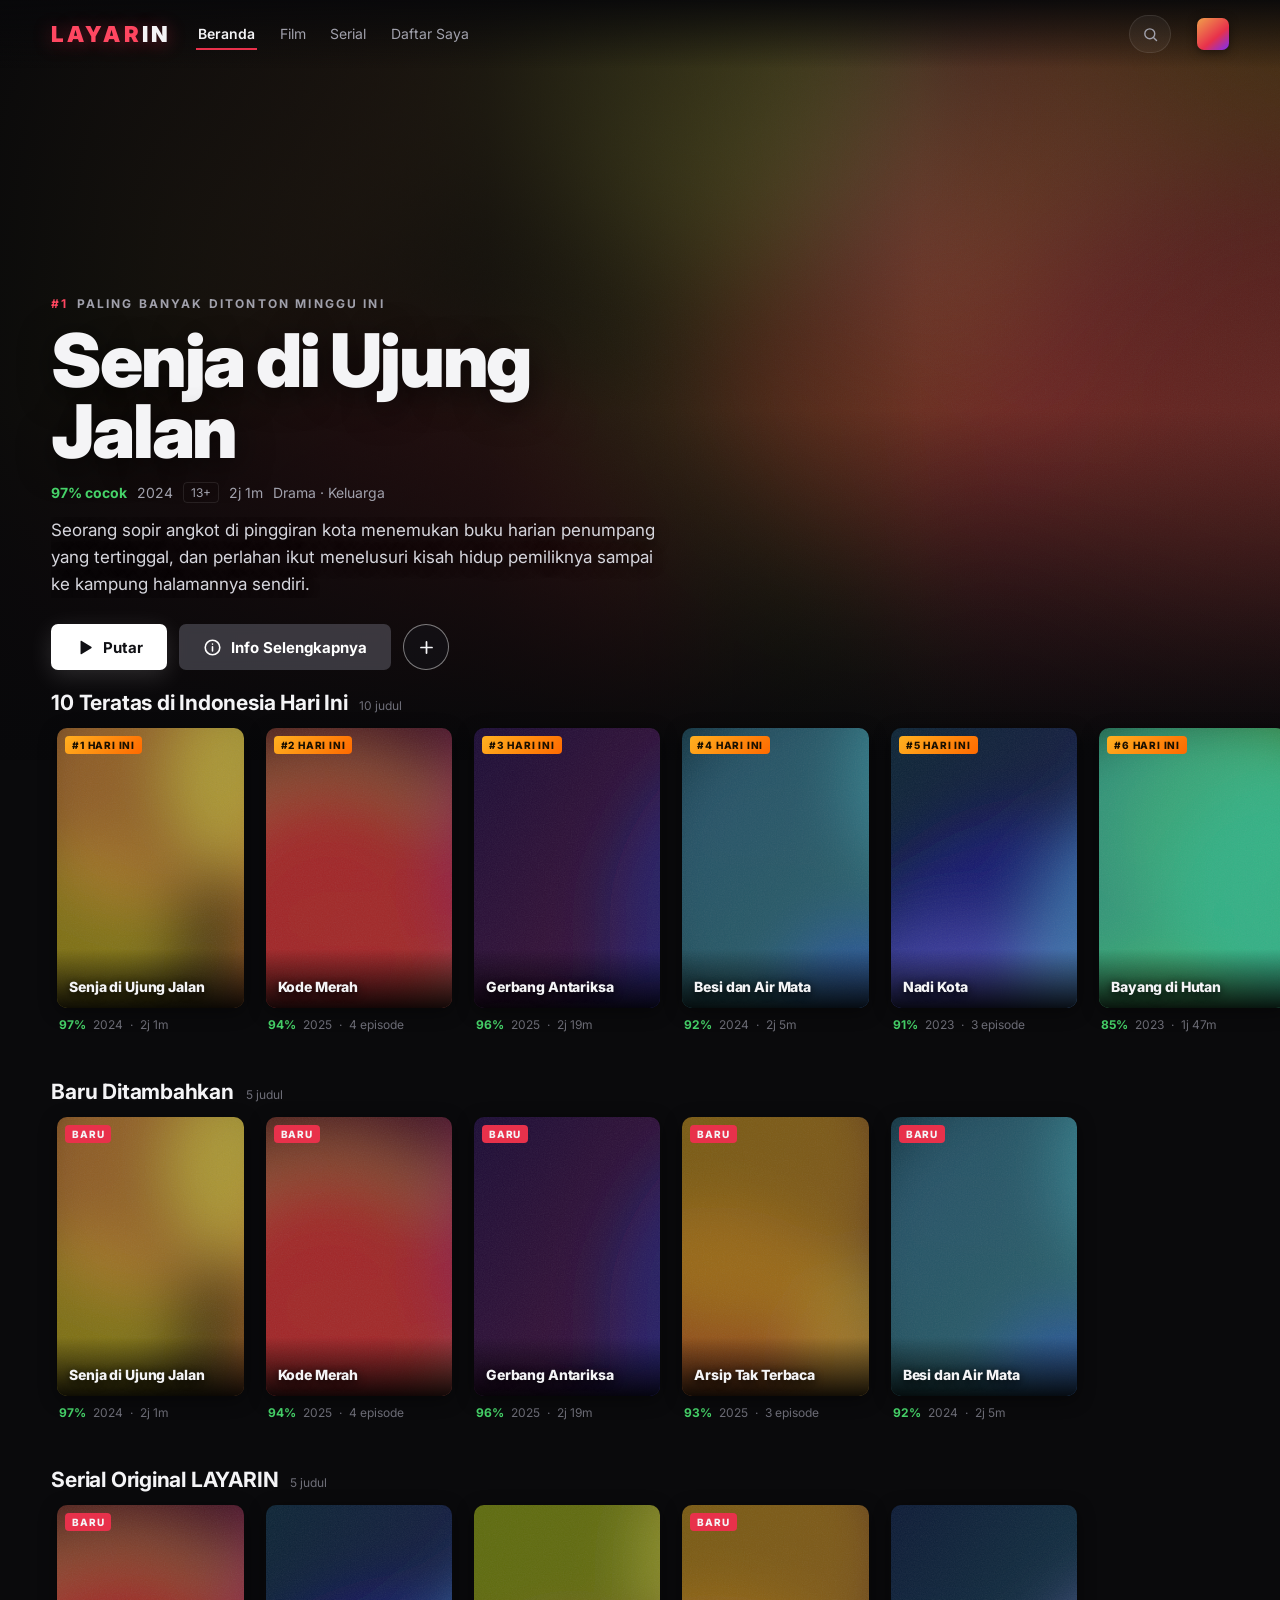
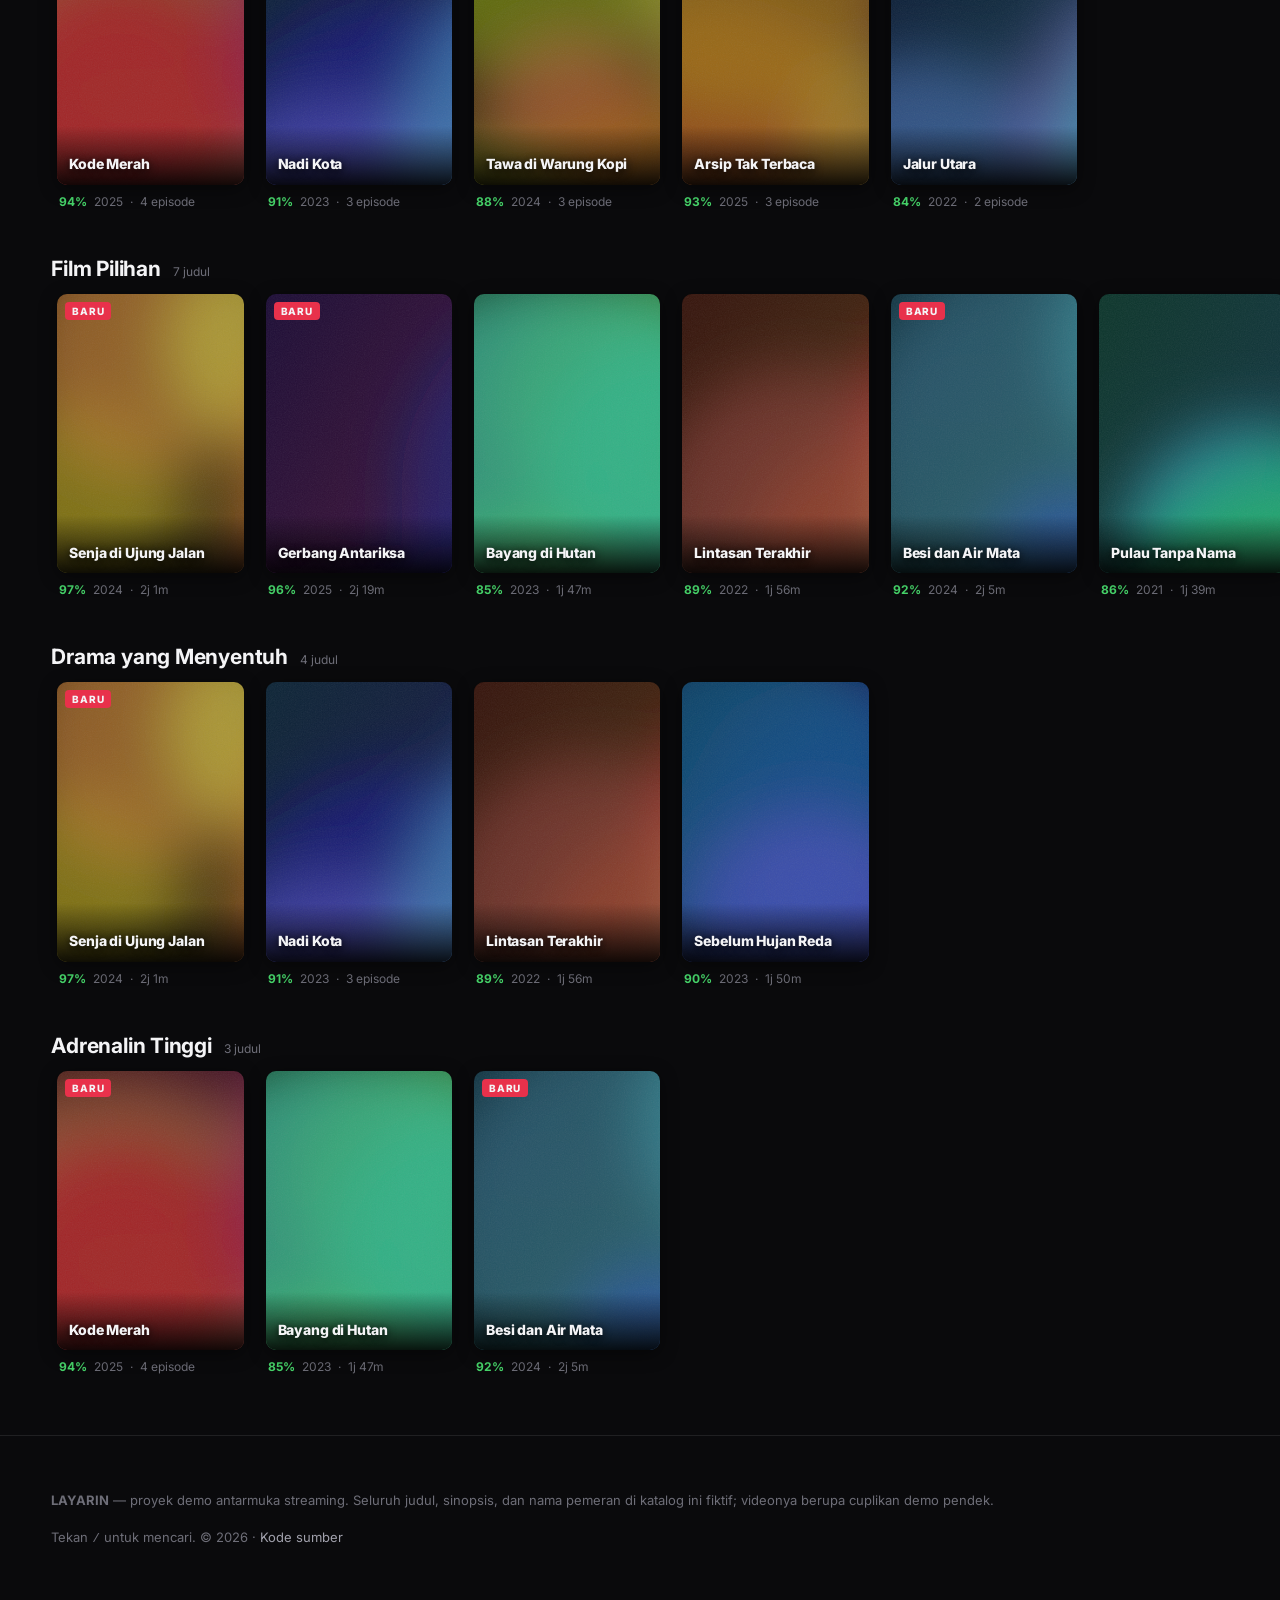
<file: index.html>
<!doctype html>
<html lang="id">
<head>
<meta charset="utf-8">
<meta name="viewport" content="width=device-width, initial-scale=1">
<title>LAYARIN — Nonton film & serial</title>
<meta name="description" content="LAYARIN — antarmuka situs streaming: katalog film dan serial, daftar tontonan, dan pemutar video lengkap.">
<meta name="theme-color" content="#0a0a0c">
<link rel="icon" href="data:image/svg+xml,<svg xmlns='http://www.w3.org/2000/svg' viewBox='0 0 32 32'><rect width='32' height='32' rx='7' fill='%230a0a0c'/><path d='M11 8v16l12-8z' fill='%23ff4761'/></svg>">
<link rel="preconnect" href="https://fonts.googleapis.com">
<link rel="preconnect" href="https://fonts.gstatic.com" crossorigin>
<link rel="stylesheet" href="https://fonts.googleapis.com/css2?family=Inter:wght@400;500;600;700;800;900&display=swap">
<link rel="stylesheet" href="assets/css/style.css">
</head>
<body>

<header class="nav">
  <a class="logo" href="index.html">LAYAR<span>IN</span></a>
  <nav class="nav-links">
    <button data-view="beranda" aria-current="true">Beranda</button>
    <button data-view="film">Film</button>
    <button data-view="serial">Serial</button>
    <button data-view="list">Daftar Saya</button>
  </nav>
  <div class="search">
    <svg viewBox="0 0 24 24" fill="none" stroke-width="2" stroke-linecap="round"><circle cx="11" cy="11" r="7"/><path d="m16.5 16.5 4 4"/></svg>
    <input id="q" type="search" placeholder="Cari judul, genre, pemeran…" aria-label="Cari">
  </div>
  <div class="avatar" title="Profil"></div>
</header>

<main>
  <section class="hero" id="hero"></section>
  <div class="rows" id="rows"></div>
  <section class="grid-view" id="grid-view" hidden></section>
</main>

<footer class="footer">
  <p>
    <strong>LAYARIN</strong> — proyek demo antarmuka streaming. Seluruh judul, sinopsis, dan
    nama pemeran di katalog ini fiktif; videonya berupa cuplikan demo pendek.
  </p>
  <p>
    Tekan <kbd>/</kbd> untuk mencari. &copy; <span id="year"></span> ·
    <a href="https://github.com/Yudhitridarmawan/Yudhitridarmawan">Kode sumber</a>
  </p>
</footer>

<script src="assets/js/art.js"></script>
<script src="assets/js/data.js"></script>
<script src="assets/js/store.js"></script>
<script src="assets/js/app.js"></script>
</body>
</html>
</file>
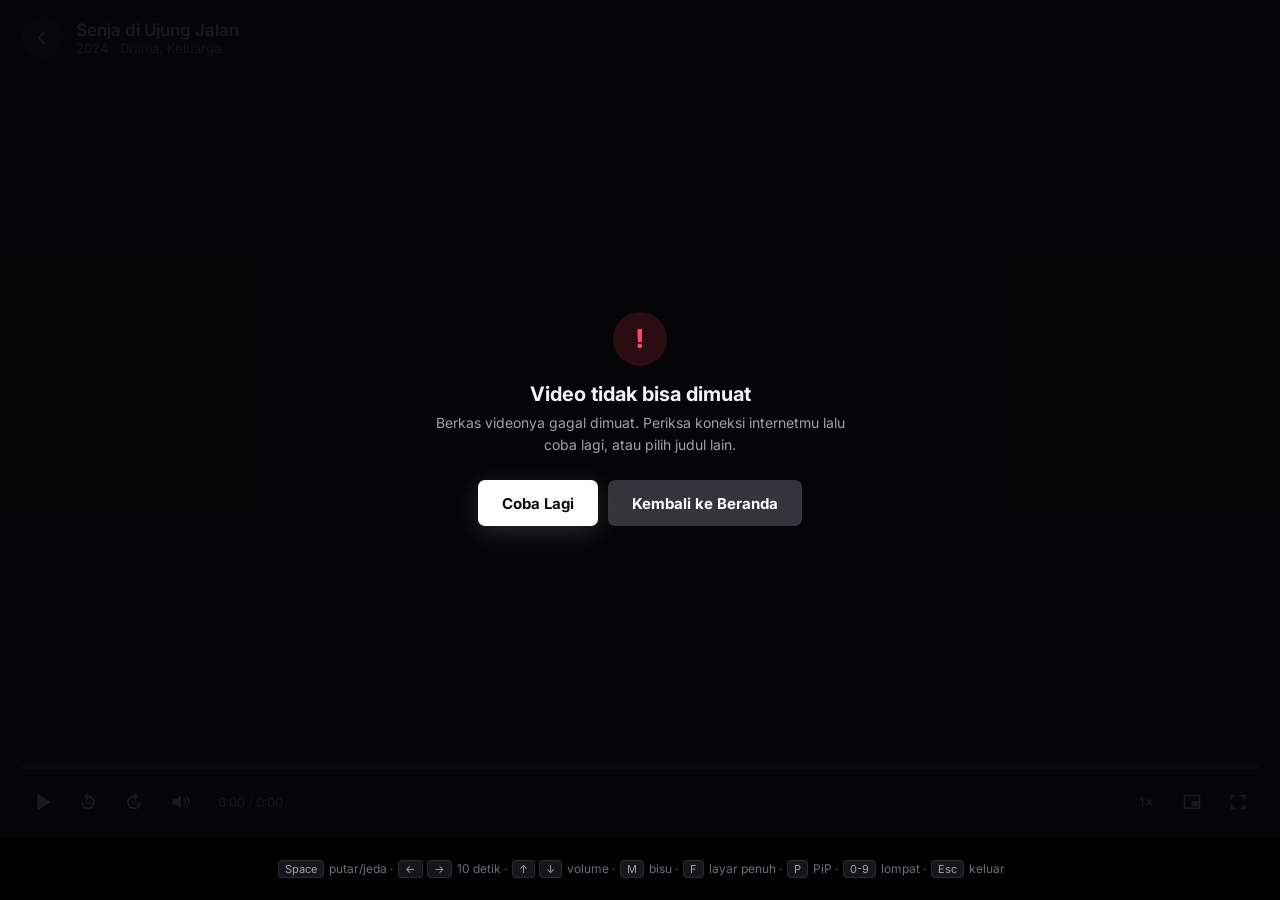
<file: watch.html>
<!doctype html>
<html lang="id">
<head>
<meta charset="utf-8">
<meta name="viewport" content="width=device-width, initial-scale=1, viewport-fit=cover">
<title>Memutar · LAYARIN</title>
<meta name="theme-color" content="#000000">
<link rel="icon" href="data:image/svg+xml,<svg xmlns='http://www.w3.org/2000/svg' viewBox='0 0 32 32'><rect width='32' height='32' rx='7' fill='%230a0a0c'/><path d='M11 8v16l12-8z' fill='%23ff4761'/></svg>">
<link rel="preconnect" href="https://fonts.googleapis.com">
<link rel="preconnect" href="https://fonts.gstatic.com" crossorigin>
<link rel="stylesheet" href="https://fonts.googleapis.com/css2?family=Inter:wght@400;500;600;700;800;900&display=swap">
<link rel="stylesheet" href="assets/css/style.css">
</head>
<body class="player-page">

<div class="player-shell" id="shell">
  <video id="video" playsinline preload="metadata"></video>

  <div class="player-top">
    <a class="back-btn" href="index.html" aria-label="Kembali">
      <svg viewBox="0 0 24 24" fill="none" stroke-width="2.2" stroke-linecap="round" stroke-linejoin="round"><path d="m15 5-7 7 7 7"/></svg>
    </a>
    <div>
      <h1 id="title">—</h1>
      <div class="sub" id="subtitle"></div>
    </div>
  </div>

  <button class="big-play" id="bigPlay" aria-label="Putar">
    <i><svg viewBox="0 0 24 24"><path d="M7 4.5v15a1 1 0 0 0 1.53.85l12-7.5a1 1 0 0 0 0-1.7l-12-7.5A1 1 0 0 0 7 4.5Z"/></svg></i>
  </button>

  <div class="spinner" id="spinner" hidden></div>
  <div class="toast" id="toast"></div>

  <div class="player-error" id="playerError" hidden>
    <div class="mark">!</div>
    <h2>Video tidak bisa dimuat</h2>
    <p id="playerErrorMsg">Berkas videonya gagal dimuat. Periksa koneksi internetmu lalu coba lagi,
       atau pilih judul lain.</p>
    <div class="acts">
      <button class="btn btn-play" id="retryBtn">Coba Lagi</button>
      <a class="btn btn-ghost" href="index.html">Kembali ke Beranda</a>
    </div>
  </div>

  <aside class="up-next" id="upNext" hidden>
    <div class="lbl">Berikutnya</div>
    <div class="row2">
      <div class="thumb" id="upNextThumb"></div>
      <div>
        <div class="t" id="upNextTitle"></div>
        <div class="d" id="upNextDesc"></div>
      </div>
    </div>
    <button class="go" id="upNextGo">Putar Episode Berikutnya</button>
  </aside>

  <div class="ctl-bar">
    <div class="scrub" id="scrub" role="slider" tabindex="0"
         aria-label="Posisi pemutaran" aria-valuemin="0" aria-valuenow="0">
      <div class="scrub-track">
        <div class="scrub-buffered" id="buffered"></div>
        <div class="scrub-played" id="played"></div>
      </div>
      <div class="scrub-knob" id="knob"></div>
      <div class="scrub-tip" id="tip">0:00</div>
    </div>

    <div class="ctl-row">
      <button class="ctl" id="playBtn" aria-label="Putar"></button>

      <button class="ctl" id="back10" aria-label="Mundur 10 detik">
        <svg viewBox="0 0 24 24"><path d="M12 5V2L7.5 6 12 10V7a5.5 5.5 0 1 1-5.5 5.5H4.5A7.5 7.5 0 1 0 12 5Z"/><text x="12" y="15.6" font-size="7" font-weight="700" text-anchor="middle" fill="currentColor">10</text></svg>
      </button>

      <button class="ctl" id="fwd10" aria-label="Maju 10 detik">
        <svg viewBox="0 0 24 24"><path d="M12 5V2l4.5 4L12 10V7a5.5 5.5 0 1 0 5.5 5.5h2A7.5 7.5 0 1 1 12 5Z"/><text x="12" y="15.6" font-size="7" font-weight="700" text-anchor="middle" fill="currentColor">10</text></svg>
      </button>

      <div class="vol">
        <button class="ctl" id="volBtn" aria-label="Bisukan"></button>
        <input id="volRange" type="range" min="0" max="1" step="0.05" value="1" aria-label="Volume">
      </div>

      <div class="time"><span id="tCur">0:00</span> <b>/</b> <span id="tDur">0:00</span></div>

      <div class="spacer"></div>

      <button class="ctl wide" id="speedBtn" aria-label="Kecepatan pemutaran">1×</button>

      <button class="ctl" id="pipBtn" aria-label="Picture in picture">
        <svg viewBox="0 0 24 24"><path d="M3 5.5A1.5 1.5 0 0 1 4.5 4h15A1.5 1.5 0 0 1 21 5.5v13a1.5 1.5 0 0 1-1.5 1.5h-15A1.5 1.5 0 0 1 3 18.5v-13Zm2 .5v12h14V6H5Z"/><rect x="11.5" y="11" width="7" height="5.5" rx="1"/></svg>
      </button>

      <button class="ctl" id="fsBtn" aria-label="Layar penuh">
        <svg viewBox="0 0 24 24"><path d="M4 9V4h5v2H6v3H4Zm11-5h5v5h-2V6h-3V4ZM4 15h2v3h3v2H4v-5Zm16 0v5h-5v-2h3v-3h2Z"/></svg>
      </button>
    </div>
  </div>
</div>

<p class="kbd-hint">
  <kbd>Space</kbd> putar/jeda · <kbd>←</kbd><kbd>→</kbd> 10 detik · <kbd>↑</kbd><kbd>↓</kbd> volume ·
  <kbd>M</kbd> bisu · <kbd>F</kbd> layar penuh · <kbd>P</kbd> PiP · <kbd>0-9</kbd> lompat · <kbd>Esc</kbd> keluar
</p>

<script src="assets/js/art.js"></script>
<script src="assets/js/data.js"></script>
<script src="assets/js/store.js"></script>
<script src="assets/js/watch.js"></script>
</body>
</html>
</file>
<file: assets/css/style.css>
/* ==========================================================================
   LAYARIN — streaming UI
   ========================================================================== */

:root {
  --bg: #0a0a0c;
  --bg-elev: #141418;
  --bg-elev-2: #1d1d23;
  --line: rgba(255, 255, 255, 0.09);
  --text: #f4f4f6;
  --text-dim: #a1a1ac;
  --text-faint: #6e6e78;
  --brand: #e8314b;
  --brand-hot: #ff4761;
  --ok: #46d369;
  --radius: 10px;
  --nav-h: 68px;
  --row-gap: clamp(28px, 4vw, 46px);
  --pad-x: clamp(16px, 4vw, 60px);
  --ease: cubic-bezier(0.22, 0.61, 0.36, 1);
}

* { box-sizing: border-box; }

html { scroll-behavior: smooth; }

body {
  margin: 0;
  background: var(--bg);
  color: var(--text);
  font-family: "Inter", "Segoe UI", system-ui, -apple-system, sans-serif;
  -webkit-font-smoothing: antialiased;
  overflow-x: hidden;
}

body.no-scroll { overflow: hidden; }

img { display: block; max-width: 100%; }

button {
  font: inherit;
  color: inherit;
  border: 0;
  background: none;
  cursor: pointer;
}

a { color: inherit; text-decoration: none; }

::selection { background: var(--brand); color: #fff; }

:focus-visible {
  outline: 2px solid var(--brand-hot);
  outline-offset: 3px;
  border-radius: 4px;
}

/* ---------- Navbar ---------- */

.nav {
  position: fixed;
  inset: 0 0 auto 0;
  z-index: 60;
  height: var(--nav-h);
  display: flex;
  align-items: center;
  gap: clamp(12px, 2vw, 26px);
  padding: 0 var(--pad-x);
  background: linear-gradient(180deg, rgba(8, 8, 10, 0.92) 0%, rgba(8, 8, 10, 0) 100%);
  transition: background 0.3s var(--ease), backdrop-filter 0.3s var(--ease);
}

.nav.is-stuck {
  background: rgba(10, 10, 12, 0.88);
  backdrop-filter: saturate(160%) blur(14px);
  border-bottom: 1px solid var(--line);
}

.logo {
  font-weight: 900;
  font-size: 22px;
  letter-spacing: 0.14em;
  color: var(--brand-hot);
  text-shadow: 0 2px 18px rgba(232, 49, 75, 0.45);
  white-space: nowrap;
}

.logo span { color: var(--text); }

.nav-links {
  display: flex;
  gap: clamp(10px, 1.6vw, 22px);
  margin-right: auto;
  font-size: 14px;
}

.nav-links button {
  color: var(--text-dim);
  padding: 6px 2px;
  border-bottom: 2px solid transparent;
  transition: color 0.2s;
  white-space: nowrap;
}

.nav-links button:hover { color: var(--text); }

.nav-links button[aria-current="true"] {
  color: var(--text);
  font-weight: 600;
  border-bottom-color: var(--brand);
}

.search {
  display: flex;
  align-items: center;
  gap: 8px;
  height: 38px;
  padding: 0 12px;
  border: 1px solid var(--line);
  border-radius: 999px;
  background: rgba(255, 255, 255, 0.05);
  transition: width 0.3s var(--ease), border-color 0.2s, background 0.2s;
  width: 42px;
  overflow: hidden;
}

.search:focus-within,
.search.is-open {
  width: min(280px, 42vw);
  background: rgba(0, 0, 0, 0.6);
  border-color: rgba(255, 255, 255, 0.28);
}

.search svg { flex: none; width: 17px; height: 17px; stroke: var(--text-dim); }

.search input {
  flex: 1;
  min-width: 0;
  border: 0;
  outline: 0;
  background: none;
  color: var(--text);
  font-size: 14px;
}

.search input::placeholder { color: var(--text-faint); }

.avatar {
  flex: none;
  width: 32px;
  height: 32px;
  border-radius: 7px;
  background: linear-gradient(140deg, #f0a04b, #e8314b 60%, #7b2ff7);
  box-shadow: 0 2px 10px rgba(0, 0, 0, 0.5);
}

/* ---------- Hero ---------- */

.hero {
  position: relative;
  min-height: min(88vh, 760px);
  display: flex;
  align-items: flex-end;
  padding: 0 var(--pad-x) clamp(40px, 7vw, 90px);
  isolation: isolate;
  overflow: hidden;
}

.hero-art {
  position: absolute;
  inset: 0;
  z-index: -2;
  background-size: cover;
  background-position: center;
  transform: scale(1.04);
  animation: heroDrift 26s var(--ease) infinite alternate;
}

@keyframes heroDrift {
  from { transform: scale(1.04) translate3d(0, 0, 0); }
  to   { transform: scale(1.14) translate3d(-1.5%, -1%, 0); }
}

.hero::after {
  content: "";
  position: absolute;
  inset: 0;
  z-index: -1;
  background:
    linear-gradient(90deg, rgba(8, 8, 10, 0.95) 0%, rgba(8, 8, 10, 0.7) 38%, rgba(8, 8, 10, 0.05) 72%),
    linear-gradient(0deg, var(--bg) 2%, rgba(10, 10, 12, 0.25) 46%, rgba(10, 10, 12, 0.55) 100%);
}

.hero-body { max-width: min(620px, 92%); }

.hero-kicker {
  display: inline-flex;
  align-items: center;
  gap: 8px;
  font-size: 12px;
  font-weight: 700;
  letter-spacing: 0.18em;
  text-transform: uppercase;
  color: var(--text-dim);
  margin-bottom: 14px;
}

.hero-kicker b { color: var(--brand-hot); }

.hero h1 {
  margin: 0 0 16px;
  font-size: clamp(34px, 6.4vw, 74px);
  line-height: 0.95;
  font-weight: 900;
  letter-spacing: -0.03em;
  text-shadow: 0 6px 34px rgba(0, 0, 0, 0.65);
}

.meta {
  display: flex;
  flex-wrap: wrap;
  align-items: center;
  gap: 10px;
  font-size: 14px;
  color: var(--text-dim);
  margin-bottom: 14px;
}

.meta .match { color: var(--ok); font-weight: 700; }

.pill {
  padding: 2px 7px;
  border: 1px solid var(--line);
  border-radius: 4px;
  font-size: 12px;
  color: var(--text-dim);
}

.hero p.synopsis {
  margin: 0 0 26px;
  font-size: clamp(14px, 1.5vw, 17px);
  line-height: 1.6;
  color: #d6d6dd;
  text-shadow: 0 2px 14px rgba(0, 0, 0, 0.7);
  display: -webkit-box;
  -webkit-line-clamp: 3;
  -webkit-box-orient: vertical;
  overflow: hidden;
}

.hero-actions { display: flex; flex-wrap: wrap; gap: 12px; }

.btn {
  display: inline-flex;
  align-items: center;
  justify-content: center;
  gap: 9px;
  height: 46px;
  padding: 0 24px;
  border-radius: 7px;
  font-weight: 700;
  font-size: 15px;
  transition: transform 0.15s var(--ease), background 0.2s, box-shadow 0.2s;
}

.btn:active { transform: scale(0.97); }
.btn svg { width: 19px; height: 19px; }

.btn-play {
  background: #fff;
  color: #101014;
  box-shadow: 0 6px 24px rgba(255, 255, 255, 0.14);
}
.btn-play:hover { background: #e3e3e8; }

.btn-ghost {
  background: rgba(120, 120, 135, 0.42);
  color: #fff;
  backdrop-filter: blur(6px);
}
.btn-ghost:hover { background: rgba(140, 140, 158, 0.55); }

.btn-icon {
  width: 46px;
  padding: 0;
  border: 1.5px solid rgba(255, 255, 255, 0.45);
  border-radius: 50%;
  background: rgba(20, 20, 26, 0.5);
}
.btn-icon:hover { border-color: #fff; background: rgba(40, 40, 50, 0.7); }
.btn-icon.is-on { border-color: var(--ok); color: var(--ok); }

/* ---------- Rows ---------- */

.rows {
  position: relative;
  z-index: 2;
  margin-top: clamp(-70px, -6vw, -30px);
  padding-bottom: 60px;
  display: flex;
  flex-direction: column;
  gap: var(--row-gap);
}

.row { position: relative; }

.row-head {
  display: flex;
  align-items: baseline;
  gap: 12px;
  padding: 0 var(--pad-x) 12px;
}

.row-head h2 {
  margin: 0;
  font-size: clamp(16px, 1.7vw, 21px);
  font-weight: 700;
  letter-spacing: -0.01em;
}

.row-head .count { font-size: 12px; color: var(--text-faint); }

.rail-wrap { position: relative; }

.rail {
  display: flex;
  gap: 10px;
  padding: 34px var(--pad-x);
  margin: -34px 0;
  overflow-x: auto;
  scroll-behavior: smooth;
  scroll-snap-type: x proximity;
  /* Tanpa ini, snap menarik kartu pertama melewati gutter kiri saat dimuat. */
  scroll-padding-inline: var(--pad-x);
  scrollbar-width: none;
}

.rail::-webkit-scrollbar { display: none; }

.rail-btn {
  position: absolute;
  top: 0;
  bottom: 0;
  z-index: 12;
  width: clamp(36px, var(--pad-x), 60px);
  display: grid;
  place-items: center;
  background: linear-gradient(90deg, rgba(10, 10, 12, 0.85), rgba(10, 10, 12, 0));
  opacity: 0;
  transition: opacity 0.2s;
}

.rail-btn[data-dir="next"] {
  right: 0;
  background: linear-gradient(270deg, rgba(10, 10, 12, 0.85), rgba(10, 10, 12, 0));
}
.rail-btn[data-dir="prev"] { left: 0; }
.rail-wrap:hover .rail-btn:not([hidden]) { opacity: 1; }
.rail-btn:hover { background-color: rgba(10, 10, 12, 0.35); }
.rail-btn svg { width: 26px; height: 26px; stroke: #fff; filter: drop-shadow(0 2px 6px #000); }

/* ---------- Card ---------- */

.card {
  position: relative;
  flex: none;
  width: clamp(132px, 15.5vw, 200px);
  scroll-snap-align: start;
  border-radius: var(--radius);
  transition: transform 0.28s var(--ease), box-shadow 0.28s var(--ease), z-index 0s 0.28s;
  text-align: left;
}

.card-poster {
  display: block;
  position: relative;
  aspect-ratio: 2 / 3;
  border-radius: var(--radius);
  overflow: hidden;
  background: var(--bg-elev);
  box-shadow: 0 4px 18px rgba(0, 0, 0, 0.45);
}

.card-poster img { width: 100%; height: 100%; object-fit: cover; }

.card-title-overlay {
  display: block;
  position: absolute;
  inset: auto 0 0 0;
  padding: 30px 12px 12px;
  background: linear-gradient(0deg, rgba(0, 0, 0, 0.88), transparent);
  font-size: 14px;
  font-weight: 800;
  line-height: 1.2;
  letter-spacing: -0.01em;
  text-shadow: 0 2px 8px #000;
}

.card-badge {
  display: block;
  position: absolute;
  top: 8px;
  left: 8px;
  padding: 3px 7px;
  border-radius: 4px;
  background: var(--brand);
  font-size: 10px;
  font-weight: 800;
  letter-spacing: 0.08em;
  text-transform: uppercase;
}

.card-badge.top {
  background: linear-gradient(135deg, #ffb020, #ff6a00);
  color: #1a1000;
}

.card-progress {
  display: block;
  position: absolute;
  inset: auto 10px 8px 10px;
  height: 3px;
  border-radius: 2px;
  background: rgba(255, 255, 255, 0.28);
  overflow: hidden;
}
.card-progress i {
  display: block;
  height: 100%;
  background: var(--brand-hot);
}

.card-info {
  padding: 9px 2px 0;
  font-size: 12px;
  color: var(--text-faint);
  display: flex;
  gap: 7px;
  align-items: center;
}
.card-info .match { color: var(--ok); font-weight: 700; }

@media (hover: hover) and (min-width: 720px) {
  .card:hover {
    transform: scale(1.11) translateY(-4px);
    z-index: 20;
    transition-delay: 0.18s, 0.18s, 0s;
  }
  .card:hover .card-poster { box-shadow: 0 18px 42px rgba(0, 0, 0, 0.7); }
}

/* ---------- Grid (search / filtered view) ---------- */

.grid-view { padding: calc(var(--nav-h) + 34px) var(--pad-x) 70px; }

.grid-view h2 {
  margin: 0 0 4px;
  font-size: clamp(20px, 2.4vw, 28px);
  letter-spacing: -0.02em;
}

.grid-view .sub { margin: 0 0 26px; color: var(--text-dim); font-size: 14px; }

.grid {
  display: grid;
  grid-template-columns: repeat(auto-fill, minmax(clamp(132px, 15vw, 190px), 1fr));
  gap: 22px 14px;
}

.grid .card { width: auto; }

.empty {
  padding: 60px 0;
  text-align: center;
  color: var(--text-dim);
}
.empty strong { display: block; font-size: 19px; color: var(--text); margin-bottom: 6px; }

/* ---------- Modal ---------- */

.modal-backdrop {
  position: fixed;
  inset: 0;
  z-index: 90;
  display: grid;
  place-items: start center;
  padding: 40px 16px;
  overflow-y: auto;
  background: rgba(4, 4, 6, 0.78);
  backdrop-filter: blur(5px);
  animation: fade 0.22s var(--ease);
}

@keyframes fade { from { opacity: 0; } }
@keyframes rise { from { opacity: 0; transform: translateY(26px) scale(0.98); } }

.modal {
  position: relative;
  width: min(880px, 100%);
  border-radius: 14px;
  overflow: hidden;
  background: var(--bg-elev);
  box-shadow: 0 30px 80px rgba(0, 0, 0, 0.75);
  animation: rise 0.3s var(--ease);
}

.modal-hero {
  position: relative;
  aspect-ratio: 16 / 8;
  background-size: cover;
  background-position: center;
  display: flex;
  align-items: flex-end;
  padding: clamp(18px, 3vw, 34px);
}

.modal-hero::after {
  content: "";
  position: absolute;
  inset: 0;
  background: linear-gradient(0deg, var(--bg-elev) 1%, rgba(20, 20, 24, 0.15) 60%, rgba(20, 20, 24, 0.5));
}

.modal-hero > * { position: relative; z-index: 1; }

.modal-hero h2 {
  margin: 0;
  max-width: 70%;
  font-size: clamp(24px, 4vw, 46px);
  font-weight: 900;
  line-height: 1;
  letter-spacing: -0.03em;
  text-shadow: 0 4px 22px rgba(0, 0, 0, 0.75);
}

.modal-close {
  position: absolute;
  top: 14px;
  right: 14px;
  z-index: 2;
  width: 36px;
  height: 36px;
  border-radius: 50%;
  display: grid;
  place-items: center;
  background: rgba(10, 10, 12, 0.8);
  transition: background 0.2s, transform 0.2s;
}
.modal-close:hover { background: #2a2a32; transform: rotate(90deg); }
.modal-close svg { width: 17px; height: 17px; stroke: #fff; }

.modal-body { padding: clamp(18px, 3vw, 30px); }

.modal-actions { display: flex; gap: 10px; margin-bottom: 22px; flex-wrap: wrap; }

.modal-cols {
  display: grid;
  grid-template-columns: 1.7fr 1fr;
  gap: 26px;
}

.modal-cols p { margin: 0 0 14px; line-height: 1.65; color: #d2d2da; font-size: 15px; }

.facts { font-size: 13px; line-height: 1.9; color: var(--text-faint); }
.facts b { color: var(--text-dim); font-weight: 500; }
.facts span { color: #d2d2da; }

.eps { margin-top: 30px; }
.eps h3 { margin: 0 0 14px; font-size: 17px; }

.ep {
  display: grid;
  grid-template-columns: 34px 132px 1fr auto;
  align-items: center;
  gap: 16px;
  width: 100%;
  padding: 12px;
  border-top: 1px solid var(--line);
  text-align: left;
  transition: background 0.2s;
}
.ep:hover { background: rgba(255, 255, 255, 0.04); }
.ep-num { font-size: 18px; color: var(--text-faint); text-align: center; }
.ep-thumb {
  aspect-ratio: 16 / 9;
  border-radius: 5px;
  background-size: cover;
  background-position: center;
}
.ep-title { font-weight: 600; font-size: 14px; margin-bottom: 3px; }
.ep-desc {
  font-size: 13px;
  color: var(--text-faint);
  line-height: 1.45;
  display: -webkit-box;
  -webkit-line-clamp: 2;
  -webkit-box-orient: vertical;
  overflow: hidden;
}
.ep-dur { font-size: 13px; color: var(--text-faint); white-space: nowrap; }

/* ---------- Footer ---------- */

.footer {
  padding: 40px var(--pad-x) 54px;
  border-top: 1px solid var(--line);
  color: var(--text-faint);
  font-size: 13px;
  line-height: 1.8;
}
.footer a { color: var(--text-dim); }
.footer a:hover { color: var(--text); }

/* ---------- Watch page ---------- */

.player-page {
  padding-bottom: 0;
  height: 100vh;
  height: 100dvh;
  background: #000;
  display: flex;
  flex-direction: column;
}

.player-shell {
  position: relative;
  flex: 1;
  min-height: 0;
  background: #000;
}

.player-shell video {
  width: 100%;
  height: 100%;
  object-fit: contain;
  background: #000;
}

.player-shell.hide-ui { cursor: none; }
.player-shell.hide-ui .ctl-bar,
.player-shell.hide-ui .player-top { opacity: 0; pointer-events: none; }

.player-top {
  position: absolute;
  inset: 0 0 auto 0;
  z-index: 4;
  display: flex;
  align-items: center;
  gap: 14px;
  padding: 18px 22px 44px;
  background: linear-gradient(180deg, rgba(0, 0, 0, 0.8), transparent);
  transition: opacity 0.3s;
  /* Batang judul membentang penuh; biarkan klik tembus ke video di sekitarnya. */
  pointer-events: none;
}

.player-top > * { pointer-events: auto; }

.player-top h1 {
  margin: 0;
  font-size: 17px;
  font-weight: 600;
  overflow: hidden;
  text-overflow: ellipsis;
  white-space: nowrap;
}
.player-top .sub { font-size: 13px; color: var(--text-dim); }
.back-btn {
  display: grid;
  place-items: center;
  width: 40px;
  height: 40px;
  flex: none;
  border-radius: 50%;
  background: rgba(255, 255, 255, 0.1);
  transition: background 0.2s;
}
.back-btn:hover { background: rgba(255, 255, 255, 0.22); }
.back-btn svg { width: 20px; height: 20px; stroke: #fff; }

.big-play {
  position: absolute;
  inset: 0;
  z-index: 3;
  display: grid;
  place-items: center;
  background: rgba(0, 0, 0, 0.35);
  transition: opacity 0.25s;
}
.big-play[hidden] { display: none; }
.big-play i {
  display: grid;
  place-items: center;
  width: 84px;
  height: 84px;
  border-radius: 50%;
  background: rgba(232, 49, 75, 0.92);
  box-shadow: 0 10px 40px rgba(232, 49, 75, 0.45);
  transition: transform 0.2s var(--ease);
}
.big-play:hover i { transform: scale(1.08); }
.big-play svg { width: 34px; height: 34px; fill: #fff; margin-left: 5px; }

.spinner {
  position: absolute;
  top: 50%;
  left: 50%;
  z-index: 3;
  width: 48px;
  height: 48px;
  margin: -24px 0 0 -24px;
  border: 3px solid rgba(255, 255, 255, 0.22);
  border-top-color: #fff;
  border-radius: 50%;
  animation: spin 0.9s linear infinite;
}
@keyframes spin { to { transform: rotate(360deg); } }

.ctl-bar {
  position: absolute;
  inset: auto 0 0 0;
  z-index: 5;
  padding: 60px 22px 16px;
  background: linear-gradient(0deg, rgba(0, 0, 0, 0.92) 10%, transparent);
  transition: opacity 0.3s;
}

.scrub {
  position: relative;
  height: 18px;
  display: flex;
  align-items: center;
  cursor: pointer;
  margin-bottom: 6px;
}
.scrub-track {
  position: relative;
  width: 100%;
  height: 4px;
  border-radius: 3px;
  background: rgba(255, 255, 255, 0.26);
  overflow: hidden;
  transition: height 0.15s;
}
.scrub:hover .scrub-track { height: 7px; }
.scrub-buffered, .scrub-played {
  position: absolute;
  inset: 0 auto 0 0;
  border-radius: 3px;
}
.scrub-buffered { background: rgba(255, 255, 255, 0.34); }
.scrub-played { background: var(--brand); }
.scrub-knob {
  position: absolute;
  top: 50%;
  width: 13px;
  height: 13px;
  margin: -6.5px 0 0 -6.5px;
  border-radius: 50%;
  background: var(--brand-hot);
  transform: scale(0);
  transition: transform 0.15s;
  pointer-events: none;
}
.scrub:hover .scrub-knob, .scrub.is-dragging .scrub-knob { transform: scale(1); }

.scrub-tip {
  position: absolute;
  bottom: 22px;
  transform: translateX(-50%);
  padding: 3px 7px;
  border-radius: 4px;
  background: rgba(0, 0, 0, 0.86);
  font-size: 12px;
  font-variant-numeric: tabular-nums;
  pointer-events: none;
  opacity: 0;
  transition: opacity 0.15s;
}
.scrub:hover .scrub-tip { opacity: 1; }

.ctl-row { display: flex; align-items: center; gap: 6px; }

.ctl {
  display: grid;
  place-items: center;
  width: 40px;
  height: 40px;
  border-radius: 8px;
  transition: background 0.16s, transform 0.16s;
}
.ctl:hover { background: rgba(255, 255, 255, 0.14); }
.ctl:active { transform: scale(0.92); }
.ctl svg { width: 22px; height: 22px; fill: #fff; }
.ctl.wide { width: auto; padding: 0 12px; font-size: 13px; font-weight: 600; }

.time {
  font-size: 13px;
  color: #d0d0d8;
  font-variant-numeric: tabular-nums;
  margin: 0 8px 0 4px;
  white-space: nowrap;
}
.time b { color: var(--text-faint); font-weight: 400; }

.spacer { flex: 1; }

.vol { display: flex; align-items: center; gap: 4px; }
.vol input {
  width: 0;
  opacity: 0;
  transition: width 0.22s var(--ease), opacity 0.22s;
  accent-color: var(--brand-hot);
  cursor: pointer;
}
.vol:hover input, .vol:focus-within input { width: 82px; opacity: 1; }

.toast {
  position: absolute;
  top: 50%;
  left: 50%;
  z-index: 6;
  transform: translate(-50%, -50%);
  padding: 14px 22px;
  border-radius: 10px;
  background: rgba(0, 0, 0, 0.72);
  font-size: 16px;
  font-weight: 600;
  pointer-events: none;
  opacity: 0;
  transition: opacity 0.25s;
}
.toast.show { opacity: 1; transition-duration: 0.05s; }

.player-error {
  position: absolute;
  inset: 0;
  z-index: 7;
  display: grid;
  place-content: center;
  justify-items: center;
  gap: 6px;
  padding: 24px;
  text-align: center;
  background: rgba(6, 6, 8, 0.92);
}
.player-error[hidden] { display: none; }
.player-error .mark {
  width: 54px;
  height: 54px;
  margin-bottom: 10px;
  display: grid;
  place-items: center;
  border-radius: 50%;
  background: rgba(232, 49, 75, 0.16);
  color: var(--brand-hot);
  font-size: 26px;
  font-weight: 800;
}
.player-error h2 { margin: 0; font-size: 20px; }
.player-error p { margin: 0 0 6px; max-width: 46ch; color: var(--text-dim); font-size: 14px; line-height: 1.6; }
.player-error .acts { display: flex; gap: 10px; margin-top: 12px; flex-wrap: wrap; justify-content: center; }

.up-next {
  position: absolute;
  right: 22px;
  bottom: 108px;
  z-index: 5;
  width: min(330px, 78vw);
  padding: 14px;
  border-radius: 12px;
  border: 1px solid var(--line);
  background: rgba(16, 16, 20, 0.94);
  backdrop-filter: blur(10px);
  box-shadow: 0 18px 50px rgba(0, 0, 0, 0.6);
  animation: rise 0.3s var(--ease);
}
.up-next[hidden] { display: none; }
.up-next .lbl { font-size: 11px; letter-spacing: 0.14em; text-transform: uppercase; color: var(--text-faint); margin-bottom: 8px; }
.up-next .row2 { display: flex; gap: 12px; align-items: center; }
.up-next .thumb { width: 84px; aspect-ratio: 16 / 9; border-radius: 6px; background-size: cover; background-position: center; flex: none; }
.up-next .t { font-weight: 700; font-size: 14px; margin-bottom: 2px; }
.up-next .d { font-size: 12px; color: var(--text-faint); }
.up-next .go { margin-top: 12px; width: 100%; height: 38px; border-radius: 7px; background: #fff; color: #101014; font-weight: 700; }

.kbd-hint {
  padding: 10px var(--pad-x);
  font-size: 12px;
  color: var(--text-faint);
  text-align: center;
  background: #000;
}
.kbd-hint kbd {
  display: inline-block;
  padding: 1px 6px;
  margin: 0 2px;
  border: 1px solid var(--line);
  border-radius: 4px;
  background: #16161a;
  font-family: inherit;
  font-size: 11px;
  color: var(--text-dim);
}

/* ---------- Responsive ---------- */

@media (max-width: 860px) {
  .modal-cols { grid-template-columns: 1fr; gap: 16px; }
  .ep { grid-template-columns: 26px 96px 1fr; }
  .ep-dur { display: none; }
}

@media (max-width: 640px) {
  /* Navigasi pindah ke bilah bawah — ruang di navbar tidak cukup. */
  .nav-links {
    position: fixed;
    inset: auto 0 0 0;
    z-index: 70;
    margin: 0;
    justify-content: space-around;
    gap: 0;
    padding: 8px 6px calc(8px + env(safe-area-inset-bottom));
    background: rgba(12, 12, 16, 0.94);
    backdrop-filter: saturate(150%) blur(14px);
    border-top: 1px solid var(--line);
    font-size: 12px;
  }
  .nav-links button { padding: 4px 10px; border-bottom: 0; border-radius: 6px; }
  .nav-links button[aria-current="true"] { background: rgba(255, 255, 255, 0.1); }

  body { padding-bottom: 56px; }
  .search { width: min(200px, 46vw); }
  .hero { min-height: 76vh; }
  .hero p.synopsis { -webkit-line-clamp: 2; }
  .btn { height: 42px; padding: 0 18px; font-size: 14px; }
  .btn-icon { width: 42px; padding: 0; }
  .rail-btn { display: none; }
  .time { margin: 0 2px; font-size: 12px; }
  .vol { display: none; }
  .up-next { right: 12px; left: 12px; width: auto; bottom: 100px; }
  .kbd-hint { display: none; }
}

@media (prefers-reduced-motion: reduce) {
  *, *::before, *::after {
    animation-duration: 0.01ms !important;
    animation-iteration-count: 1 !important;
    transition-duration: 0.01ms !important;
  }
  html { scroll-behavior: auto; }
}
</file>
